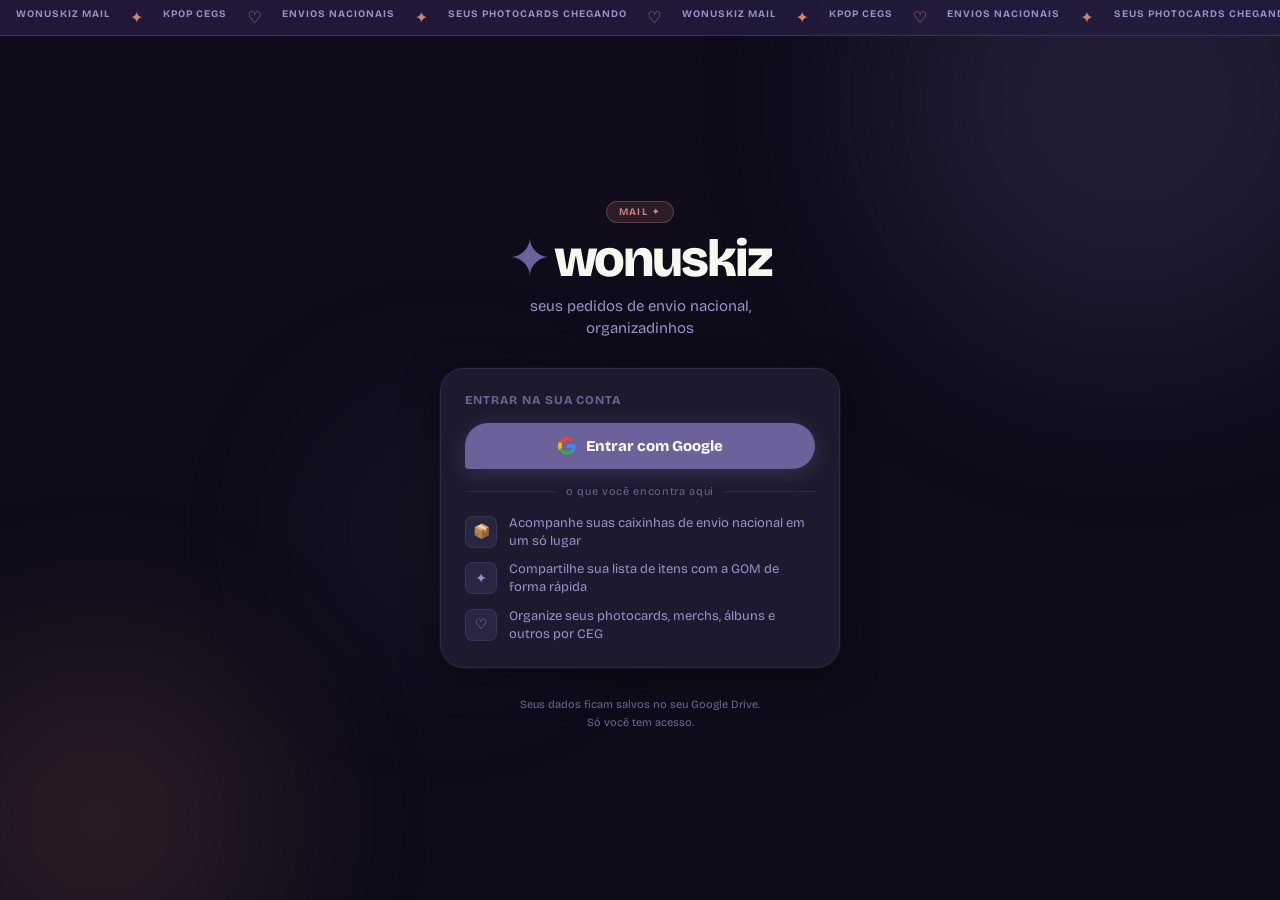
<file: index.html>
<!DOCTYPE html>
<html lang="pt-BR">
<head>
  <meta charset="UTF-8">
  <meta name="viewport" content="width=device-width, initial-scale=1.0">
  <title>wonuskiz-mail</title>
  <link rel="stylesheet" href="https://fonts.googleapis.com/css2?family=Bricolage+Grotesque:opsz,wght@12..96,400;12..96,700;12..96,900&family=DM+Mono:wght@400;500&display=swap">
  <style>
    :root {
      --bg:   #0f0b1a;
      --card: #1c1a2e;
      --bo:   #2e2b45;
      --roxo: #6C619B;
      --salm: #CD8472;
      --tx:   #F7F8EF;
      --ts:   #9892c8;
      --muted:#6b6890;
      color-scheme: dark;
    }

    *, *::before, *::after { box-sizing: border-box; margin: 0; padding: 0; }

    html { min-height: 100%; }

    body {
      font-family: 'Bricolage Grotesque', system-ui, sans-serif;
      background: var(--bg);
      color: var(--tx);
      min-height: 100vh;
      display: flex;
      align-items: center;
      justify-content: center;
      padding-top: 72px;
      padding-bottom: 40px;
      padding-left: 16px;
      padding-right: 16px;
      position: relative;
    }

    /* glows — fixed no viewport, sem overflow hidden no body */
    .bg-glow { position: fixed; border-radius: 50%; pointer-events: none; filter: blur(100px); z-index: 0; }
    .bg-glow-1 { width: 500px; height: 500px; background: #6C619B; opacity: .22; top: -150px; right: -100px; }
    .bg-glow-2 { width: 320px; height: 320px; background: #CD8472; opacity: .18; bottom: -80px; left: -60px; }
    .bg-glow-3 { width: 250px; height: 250px; background: #9892c8; opacity: .08; top: 45%; left: 25%; }

    /* ticker */
    .ticker {
      position: fixed; top: 0; left: 0; right: 0; height: 36px;
      background: rgba(36,28,60,.85);
      border-bottom: 1px solid rgba(108,97,155,.35);
      overflow: hidden; display: flex; align-items: center; z-index: 10;
    }
    .ticker-inner { display: flex; white-space: nowrap; animation: ticker 18s linear infinite; }
    @keyframes ticker { from { transform: translateX(0) } to { transform: translateX(-50%) } }
    .ticker-item { font-size: 10px; font-weight: 700; letter-spacing: .1em; text-transform: uppercase; color: var(--ts); padding: 0 16px; }
    .ticker-sep { color: var(--salm); padding: 0 4px; }

    /* layout */
    .login-wrap {
      position: relative; z-index: 1;
      width: 100%; max-width: 400px;
      display: flex; flex-direction: column; align-items: center; gap: 28px;
    }

    /* hero */
    .login-hero { text-align: center; display: flex; flex-direction: column; align-items: center; gap: 10px; }
    .login-badge {
      font-size: 10px; font-weight: 700; letter-spacing: .14em; text-transform: uppercase;
      color: var(--salm);
      background: rgba(205,132,114,.15);
      border: 1px solid rgba(205,132,114,.3);
      border-radius: 999px; padding: 4px 12px;
    }
    .login-logo { font-size: 52px; font-weight: 900; letter-spacing: -.04em; color: var(--tx); line-height: 1; }
    .login-logo .star { color: var(--roxo); margin-right: 4px; }
    .login-tagline { font-size: 15px; color: var(--ts); line-height: 1.5; max-width: 280px; }

    /* card */
    .login-card {
      width: 100%; background: var(--card);
      border: 1px solid var(--bo); border-radius: 24px;
      padding: 24px; display: flex; flex-direction: column; gap: 16px;
      box-shadow: 0 8px 40px rgba(0,0,0,.4), 0 0 0 1px rgba(108,97,155,.1);
    }
    .login-card-title { font-size: 12px; font-weight: 700; letter-spacing: .08em; text-transform: uppercase; color: var(--muted); }

    /* botão */
    .btn-google {
      width: 100%; padding: 14px 20px;
      background: #6C619B; color: #F7F8EF;
      border: none; border-radius: 40px 40px 40px 6px;
      font-family: 'Bricolage Grotesque', sans-serif; font-weight: 800; font-size: 15px;
      cursor: pointer; display: flex; align-items: center; justify-content: center; gap: 10px;
      box-shadow: 0 4px 20px rgba(108,97,155,.35);
      transition: transform .12s, box-shadow .12s;
    }
    .btn-google:hover { transform: translateY(-2px); box-shadow: 0 6px 24px rgba(108,97,155,.45); }
    .btn-google:active { transform: translateY(0); }
    .btn-google.loading { opacity: .7; pointer-events: none; }
    .btn-google.loading .g-icon { display: none; }
    .btn-google .spinner {
      display: none; width: 18px; height: 18px;
      border: 2px solid rgba(247,248,239,.3); border-top-color: #F7F8EF;
      border-radius: 50%; animation: spin .7s linear infinite; flex-shrink: 0;
    }
    .btn-google.loading .spinner { display: block; }
    @keyframes spin { to { transform: rotate(360deg) } }

    /* divider */
    .divider { display: flex; align-items: center; gap: 10px; color: var(--muted); font-size: 11px; letter-spacing: .06em; }
    .divider::before, .divider::after { content: ''; flex: 1; height: 1px; background: var(--bo); }

    /* features */
    .features { display: flex; flex-direction: column; gap: 10px; }
    .feature-item { display: flex; align-items: center; gap: 12px; font-size: 13px; color: var(--ts); line-height: 1.4; }
    .feature-icon {
      width: 32px; height: 32px; border-radius: 8px; flex-shrink: 0;
      background: rgba(108,97,155,.18); border: 1px solid rgba(108,97,155,.25);
      display: flex; align-items: center; justify-content: center; font-size: 14px;
    }

    /* footer */
    .login-footer { font-size: 11px; color: var(--muted); text-align: center; line-height: 1.6; }

    /* overlay loading */
    .loading-overlay {
      display: none; position: fixed; inset: 0;
      background: rgba(15,11,26,.88); backdrop-filter: blur(4px);
      align-items: center; justify-content: center; flex-direction: column; gap: 14px; z-index: 200;
    }
    .loading-overlay.show { display: flex; }
    .loading-overlay-spinner {
      width: 44px; height: 44px;
      border: 3px solid rgba(108,97,155,.2); border-top-color: #6C619B;
      border-radius: 50%; animation: spin .8s linear infinite;
    }
    .loading-overlay-text { font-size: 14px; color: var(--tx); font-weight: 700; }
    .loading-overlay-sub { font-size: 12px; color: var(--ts); margin-top: -6px; }
  </style>
</head>
<body>

  <div class="bg-glow bg-glow-1"></div>
  <div class="bg-glow bg-glow-2"></div>
  <div class="bg-glow bg-glow-3"></div>

  <div class="ticker">
    <div class="ticker-inner">
      <span class="ticker-item">wonuskiz mail</span><span class="ticker-sep">✦</span>
      <span class="ticker-item">kpop cegs</span><span class="ticker-sep">♡</span>
      <span class="ticker-item">envios nacionais</span><span class="ticker-sep">✦</span>
      <span class="ticker-item">seus photocards chegando</span><span class="ticker-sep">♡</span>
      <span class="ticker-item">wonuskiz mail</span><span class="ticker-sep">✦</span>
      <span class="ticker-item">kpop cegs</span><span class="ticker-sep">♡</span>
      <span class="ticker-item">envios nacionais</span><span class="ticker-sep">✦</span>
      <span class="ticker-item">seus photocards chegando</span><span class="ticker-sep">♡</span>
    </div>
  </div>

  <div class="login-wrap">

    <div class="login-hero">
      <div class="login-badge">mail ✦</div>
      <div class="login-logo"><span class="star">✦</span>wonuskiz</div>
      <p class="login-tagline">seus pedidos de envio nacional, organizadinhos</p>
    </div>

    <div class="login-card">
      <div class="login-card-title">Entrar na sua conta</div>

      <button class="btn-google" id="login-btn" onclick="handleLogin()">
        <svg class="g-icon" width="18" height="18" viewBox="0 0 18 18" fill="none">
          <path d="M17.64 9.2c0-.637-.057-1.251-.164-1.84H9v3.481h4.844c-.209 1.125-.843 2.078-1.796 2.717v2.258h2.908c1.702-1.567 2.684-3.874 2.684-6.615z" fill="#4285F4"/>
          <path d="M9 18c2.43 0 4.467-.806 5.956-2.18l-2.908-2.259c-.806.54-1.837.86-3.048.86-2.344 0-4.328-1.584-5.036-3.711H.957v2.332C2.438 15.983 5.482 18 9 18z" fill="#34A853"/>
          <path d="M3.964 10.71A5.41 5.41 0 0 1 3.682 9c0-.593.102-1.17.282-1.71V4.958H.957A8.996 8.996 0 0 0 0 9c0 1.452.348 2.827.957 4.042l3.007-2.332z" fill="#FBBC05"/>
          <path d="M9 3.58c1.321 0 2.508.454 3.44 1.345l2.582-2.58C13.463.891 11.426 0 9 0 5.482 0 2.438 2.017.957 4.958L3.964 6.29C4.672 4.163 6.656 3.58 9 3.58z" fill="#EA4335"/>
        </svg>
        <div class="spinner"></div>
        Entrar com Google
      </button>

      <div class="divider">o que você encontra aqui</div>

      <div class="features">
        <div class="feature-item">
          <div class="feature-icon">📦</div>
          <span>Acompanhe suas caixinhas de envio nacional em um só lugar</span>
        </div>
        <div class="feature-item">
          <div class="feature-icon">✦</div>
          <span>Compartilhe sua lista de itens com a GOM de forma rápida</span>
        </div>
        <div class="feature-item">
          <div class="feature-icon">♡</div>
          <span>Organize seus photocards, merchs, álbuns e outros por CEG</span>
        </div>
      </div>
    </div>

    <p class="login-footer">
      Seus dados ficam salvos no seu Google Drive.<br>Só você tem acesso.
    </p>

  </div>

  <div class="loading-overlay" id="loading-overlay">
    <div class="loading-overlay-spinner"></div>
    <div class="loading-overlay-text">Entrando na sua conta...</div>
    <div class="loading-overlay-sub">isso pode levar alguns segundos</div>
  </div>

  <script src="js/utils.js"></script>
  <script src="js/theme.js"></script>
  <script src="js/sheets.js"></script>
  <script src="js/drive.js"></script>
  <script src="js/auth.js"></script>
  <script>
    Theme.init()
    if (Auth.isLoggedIn()) window.location.href = 'dashboard.html'
    else Auth.init()

    function handleLogin() {
      const btn = document.getElementById('login-btn')
      btn.classList.add('loading')
      setTimeout(() => Auth.login(), 150)
    }

    const _origHandleToken = Auth.handleToken.bind(Auth)
    Auth.handleToken = function(resp) {
      if (resp.error) {
        document.getElementById('login-btn').classList.remove('loading')
      } else {
        document.getElementById('loading-overlay').classList.add('show')
      }
      _origHandleToken(resp)
    }
  </script>
</body>
</html>
</file>
